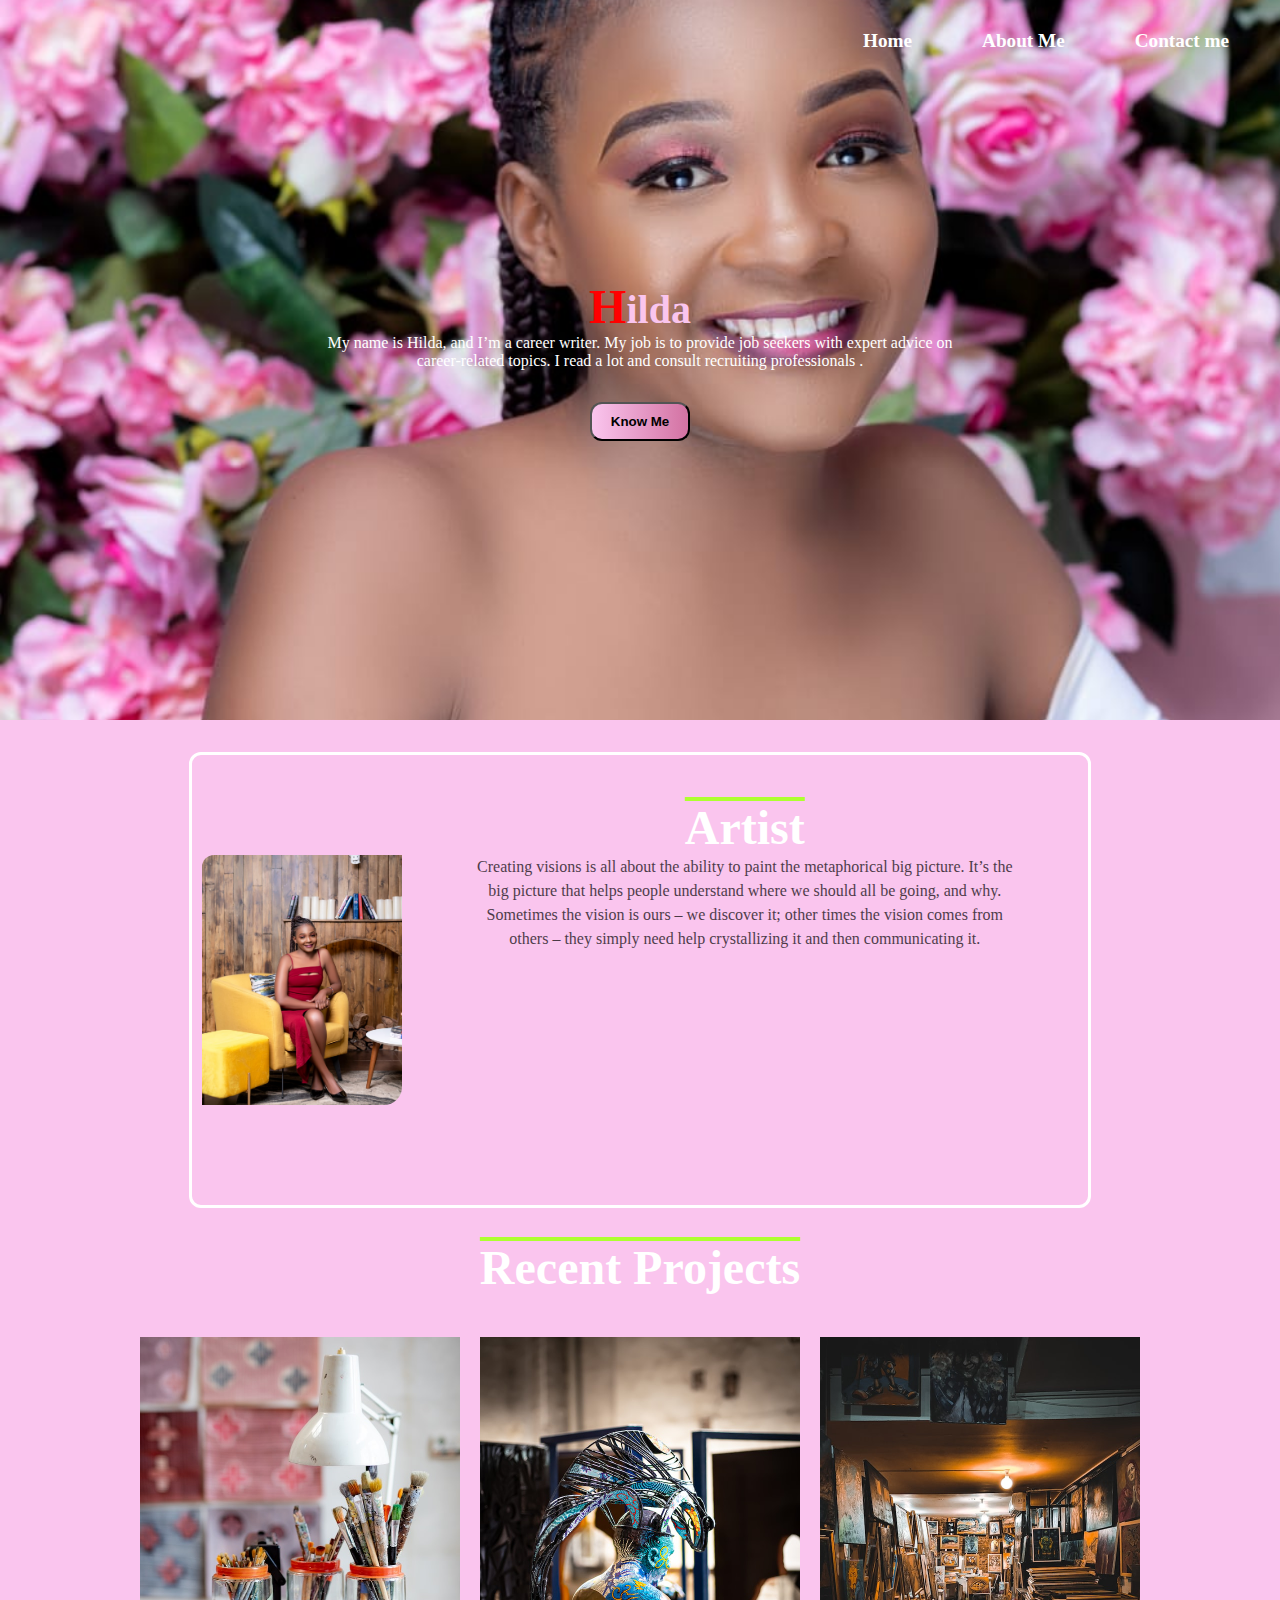
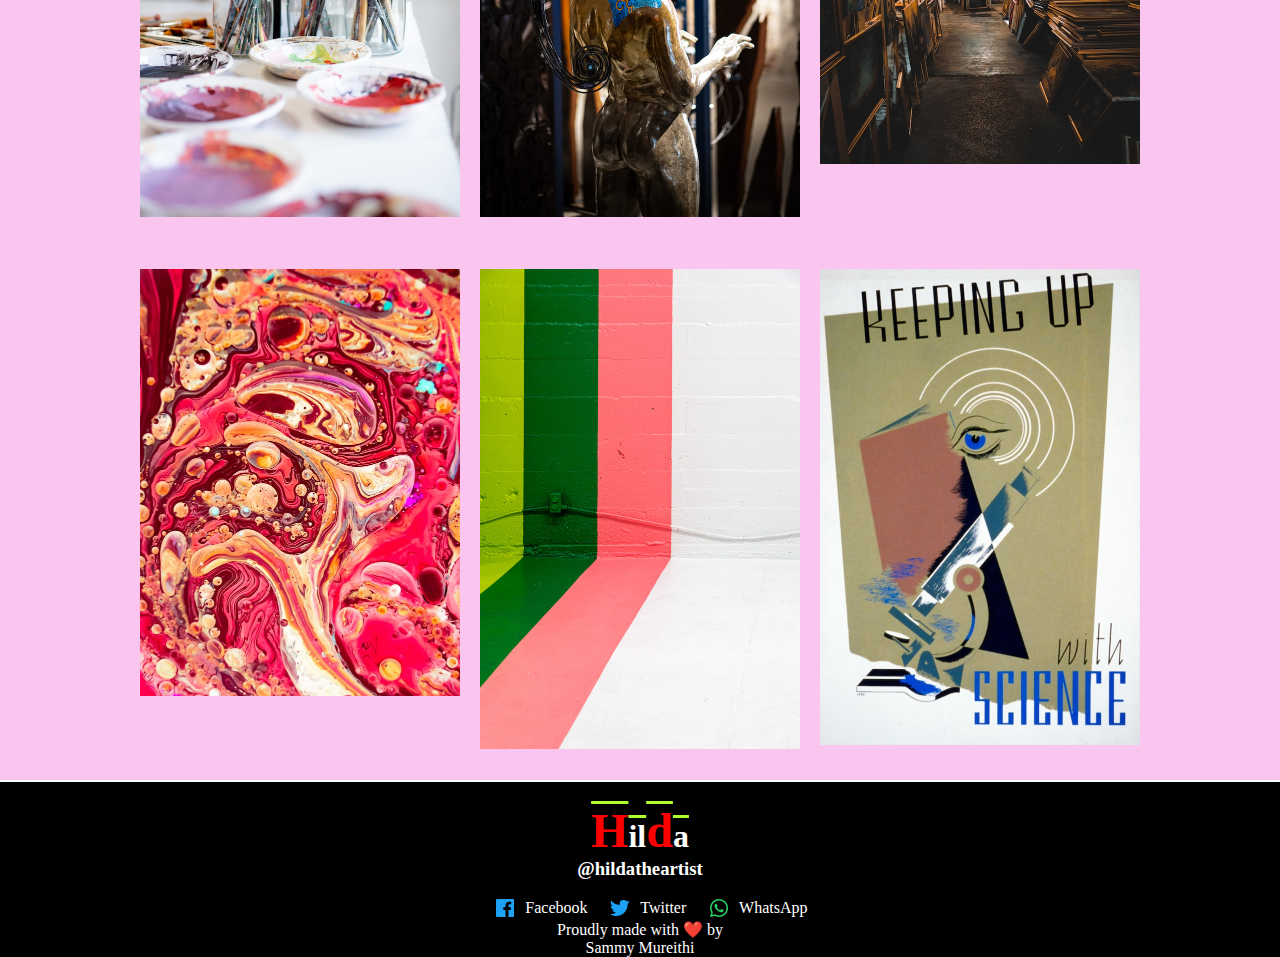
<file: index.html>
<html lang="en">
<head>
    <meta charset="UTF-8">
    <meta http-equiv="X-UA-Compatible" content="IE=edge">
    <link rel="stylesheet" href="styles.css"/>
    <meta name="viewport" content="width=device-width, initial-scale=1.0">
    <title>Document</title>
</head>
<body>
    <header class="header">
        <div class="headerContent">
            <nav>
                <img src="images/Me.png" class="menu"/>
                <ul class="nav largerNav">
                    <li><a href="index.html">Home</a></li>
                    <li><a href="About.html">About Me </a></li>
                    <li><a href="ContactUs.html">Contact me</a></li>
                </ul>
            </nav>
            <div class="intoduction">
                <h1><span>H</span>ilda</h1>
                <p>My name is Hilda, and I’m a career writer. My job is to provide job seekers 
                    with expert advice on<br> career-related topics. 
                    I read a lot and consult recruiting professionals .</p>
                     <button>Know Me</button>
            </div>
        </div>
    </header>
    <section>
        <div class="midSection">
            <img src="images/2.jpeg">
            <div class="myProfession">
                <h1>Artist</h1>
                <div class="paragrap">
                <p>Creating visions is all about the ability to paint the metaphorical big picture.  It’s the big picture that helps people understand where we should all be going, and why.  Sometimes the vision is ours – we 
                    discover it; other times the vision comes from others – they simply need help crystallizing it and then communicating 
                    it.</p>
                </div>
            </div>
        </div>
    </section>
    <section class="projects">
        <h1>Recent Projects </h1>
        <div class="projo">
            <div class="project">
                <img src="images/p (2).jpg"/>
                <div class="project-description">
                    <h1>Vision Light</h1>
                    <p>Creating visions is all about the ability to paint the metaphorical big picture. 
                         It’s the big picture that helps people understand where we should all be going, and why. 
                         </p>
                </div>
            </div>
            <div class="project">
                <img src="images/p (3).jpg"/>
                <div class="project-description">
                    <h1>Beauty Ink</h1>
                    <p>Creating visions is all about the ability to paint the metaphorical big picture. 
                         It’s the big picture that helps people understand where we should all be going, and why. 
                         </p>
                </div>
            </div>
            <div class="project">
                <img src="images/p (4).jpg"/>
                <div class="project-description">
                    <h1>Library </h1>
                    <p>Creating visions is all about the ability to paint the metaphorical big picture. 
                         It’s the big picture that helps people understand where we should all be going, and why. 
                         </p>
                </div>
            </div>
            <div class="project">
                <img src="images/p.jpg"/>
                <div class="project-description">
                    <h1>Kids Wall </h1>
                    <p>Creating visions is all about the ability to paint the metaphorical big picture. 
                         It’s the big picture that helps people understand where we should all be going, and why. 
                         </p>
                </div>
            </div>
            <div class="project">
                <img src="images/pr (2).jpg"/>
                <div class="project-description">
                    <h1>Reflected Wall </h1>
                    <p>Creating visions is all about the ability to paint the metaphorical big picture. 
                         It’s the big picture that helps people understand where we should all be going, and why. 
                         </p>
                </div>
            </div>
            <div class="project">
                <img src="images/pr.jpg"/>
                <div class="project-description">
                    <h1>Chat Box </h1>
                    <p>Creating visions is all about the ability to paint the metaphorical big picture. 
                         It’s the big picture that helps people understand where we should all be going, and why. 
                         </p>
                </div>
            </div>
        </div>
    </section>
    <footer>
        <div class="footerContent">
            <h1><span>H</span>il<span>d</span>a</h1>
            <h3>@hildatheartist</h3>
            <div class="sociaMedias">
                <div class="socialMedia">
                    <img src="images/t (2).png"/>
                    <p>Facebook</p>
                </div>
                <div class="socialMedia">
                    <img src="images/t (1).png"/>
                    <p>Twitter</p>
                </div>
                <div class="socialMedia">
                    <img src="images/app.png"/>
                    <p>WhatsApp</p>
                </div>
        </div>
        </div>
        <p>Proudly made with ❤️ by <br> Sammy Mureithi</p>
    </footer>
</body>
<script src="index.js"></script>
</html>
</file>
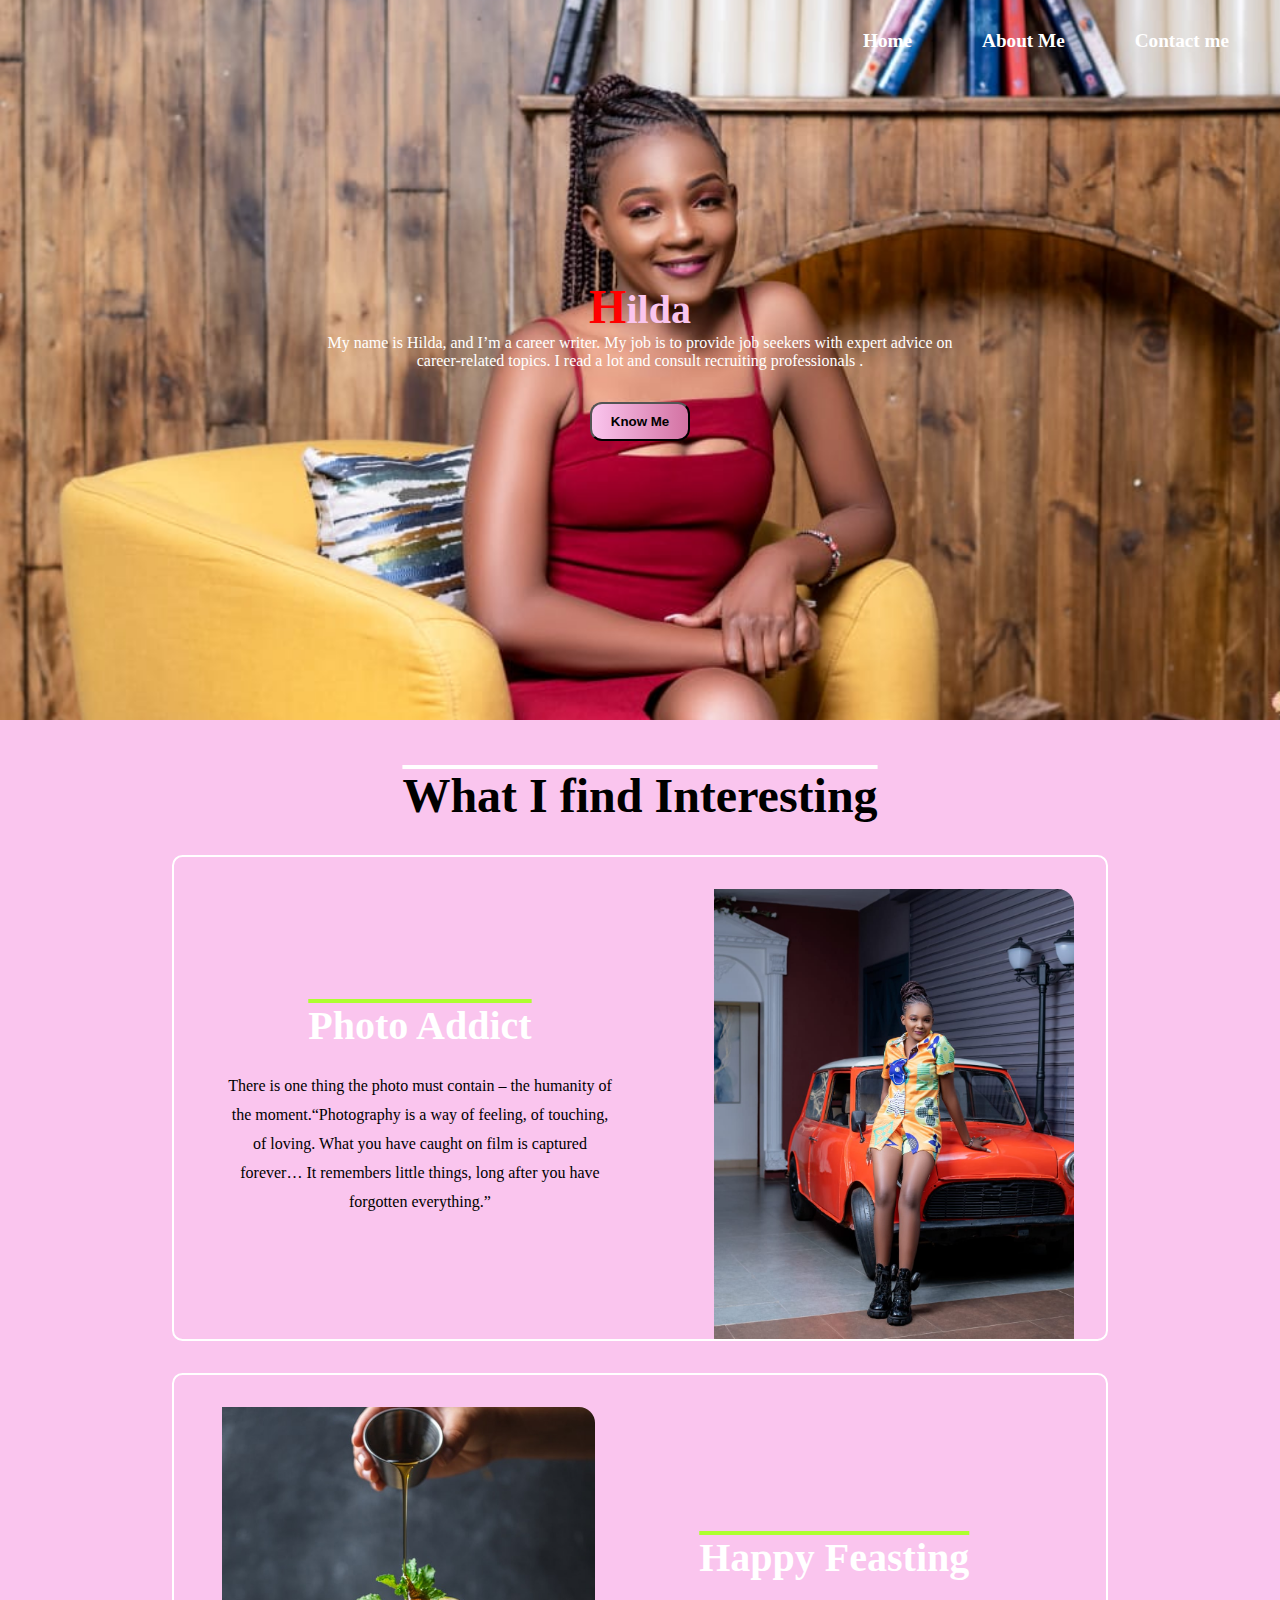
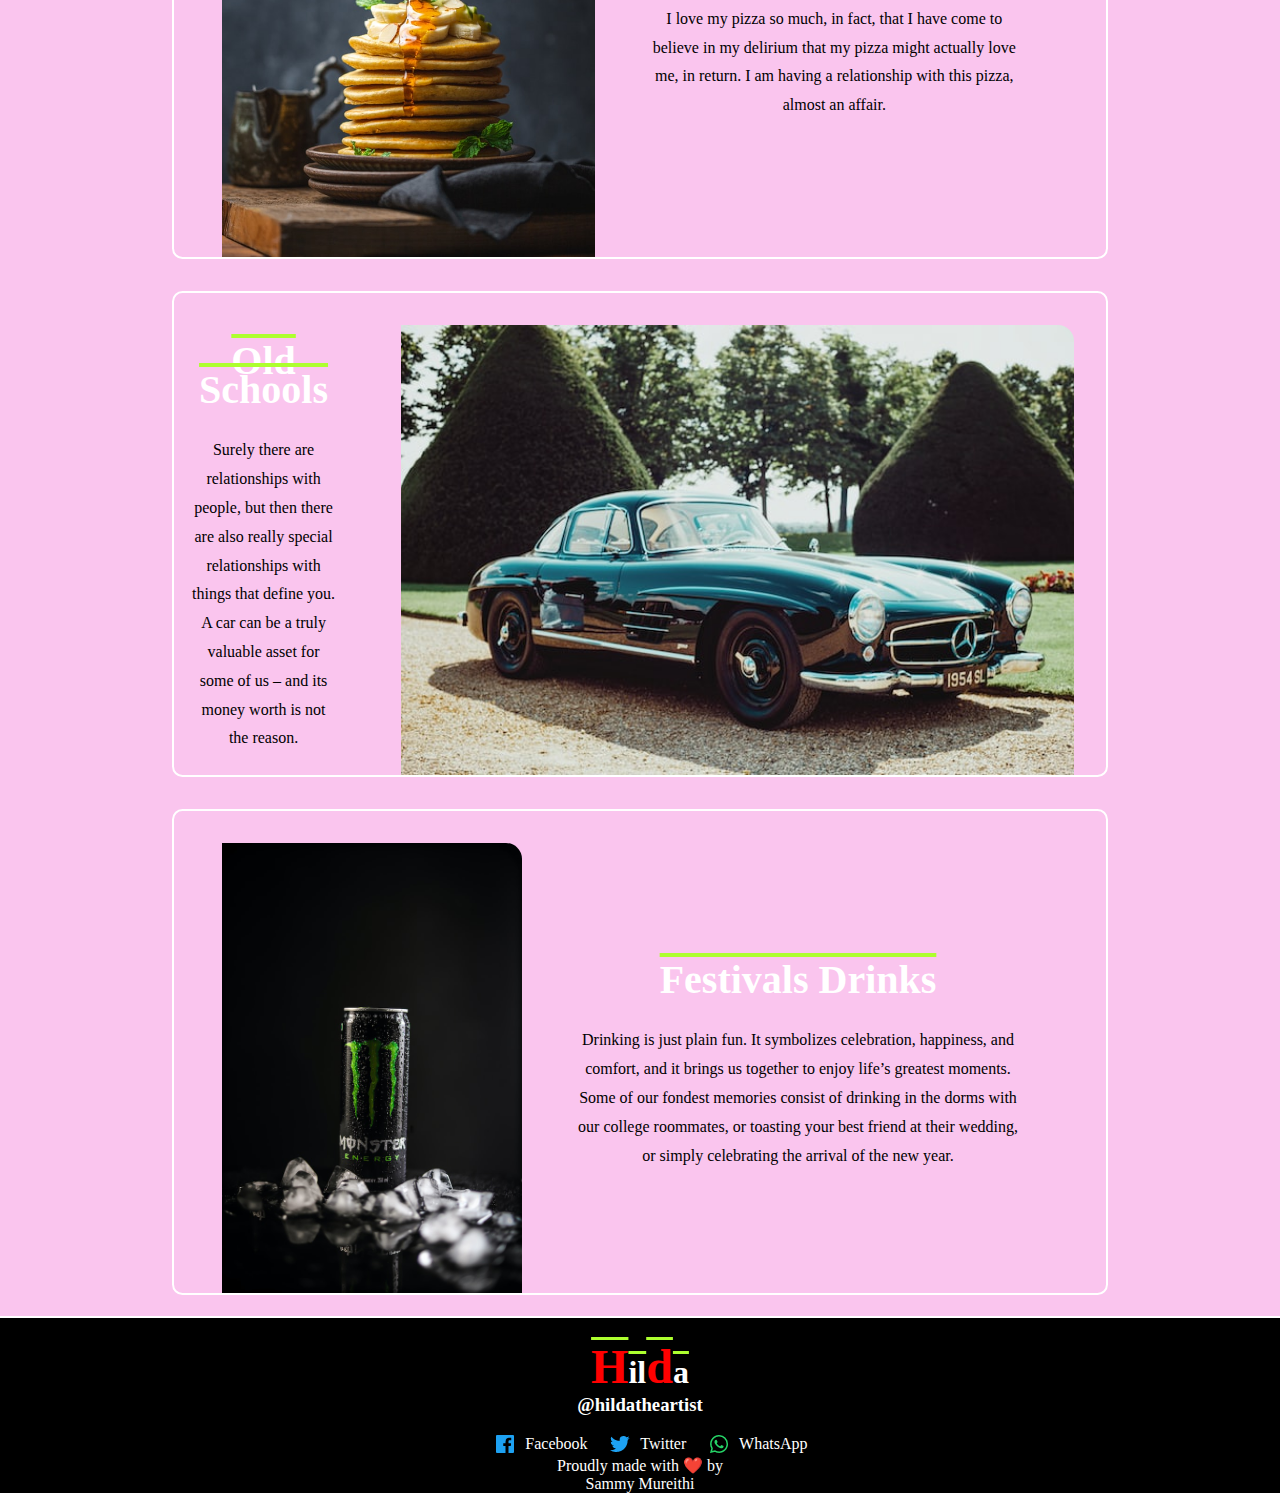
<file: About.html>
<html lang="en">
<head>
    <meta charset="UTF-8">
    <meta http-equiv="X-UA-Compatible" content="IE=edge">
    <link rel="stylesheet" href="styles.css"/>
    <meta name="viewport" content="width=device-width, initial-scale=1.0">
    <title>Document</title>
</head>
<body>
    <header class="header">
        <div class="headerContent aboutP">
            <nav>
                <img src="images/Me.png" class="menu"/>
                <ul class="nav largerNav">
                    <li><a href="index.html">Home</a></li>
                    <li><a href="About.html">About Me </a></li>
                    <li><a href="ContactUs.html">Contact me</a></li>
                </ul>
            </nav>
            <div class="intoduction">
                <h1><span>H</span>ilda</h1>
                <p>My name is Hilda, and I’m a career writer. My job is to provide job seekers 
                    with expert advice on<br> career-related topics. 
                    I read a lot and consult recruiting professionals .</p>
                     <button>Know Me</button>
            </div>
        </div>
    </header>
    <main>
        <section class="myFavarites">
            <h1>What I find Interesting</h1>
            <div class="PhotoAddict">
                <div class="photoTestimonial">
                    <h1>Photo Addict</h1>
                    <p>There is one thing the photo must contain – the humanity of the moment.“Photography is
                         a way of feeling, of touching, of loving. What you have caught on film is captured forever… 
                        It remembers little things, long after you have forgotten everything.”</p>
                </div>
                <img src="images/fav.jpeg"/>
            </div>
            <div class="PhotoAddict">
                <img src="images/food.jpg"/>
                <div class="photoTestimonial">
                    <h1>Happy Feasting</h1>
                    <p>I love my pizza so much, in fact, that I have come to believe in my
                         delirium that my pizza might actually love me, in return. I am having a 
                         relationship with this pizza, almost an affair.</p>
                </div>
            </div>
            <div class="PhotoAddict">
                <div class="photoTestimonial">
                    <h1>Old Schools</h1>
                    <p>Surely there are relationships with people, but then there are also really special relationships with
                         things that define you. A car can be a truly valuable asset for some of us – and its money worth is 
                         not the reason.</p>
                </div>
                <img src="images/cars.jpg"/>
            </div>
            <div class="PhotoAddict">
                <img src="images/M.jpg"/>
                <div class="photoTestimonial">
                    <h1>Festivals Drinks</h1>
                    <p>Drinking is just plain fun. It symbolizes celebration, happiness, and comfort, and it brings us together to enjoy
                         life’s greatest moments. Some of our fondest memories consist of drinking in the dorms with
                         our college roommates, or toasting your best friend at their wedding, or simply celebrating the arrival 
                         of the new year.</p>
                </div>
            </div>
        </section>
    </main>
    <footer>
        <div class="footerContent">
            <h1><span>H</span>il<span>d</span>a</h1>
            <h3>@hildatheartist</h3>
            <div class="sociaMedias">
                <div class="socialMedia">
                    <img src="images/t (2).png"/>
                    <p>Facebook</p>
                </div>
                <div class="socialMedia">
                    <img src="images/t (1).png"/>
                    <p>Twitter</p>
                </div>
                <div class="socialMedia">
                    <img src="images/app.png"/>
                    <p>WhatsApp</p>
                </div>
        </div>
        </div>
        <p>Proudly made with ❤️ by <br> Sammy Mureithi</p>
    </footer>
</body>
<script src="index.js"></script>
</html>
</file>
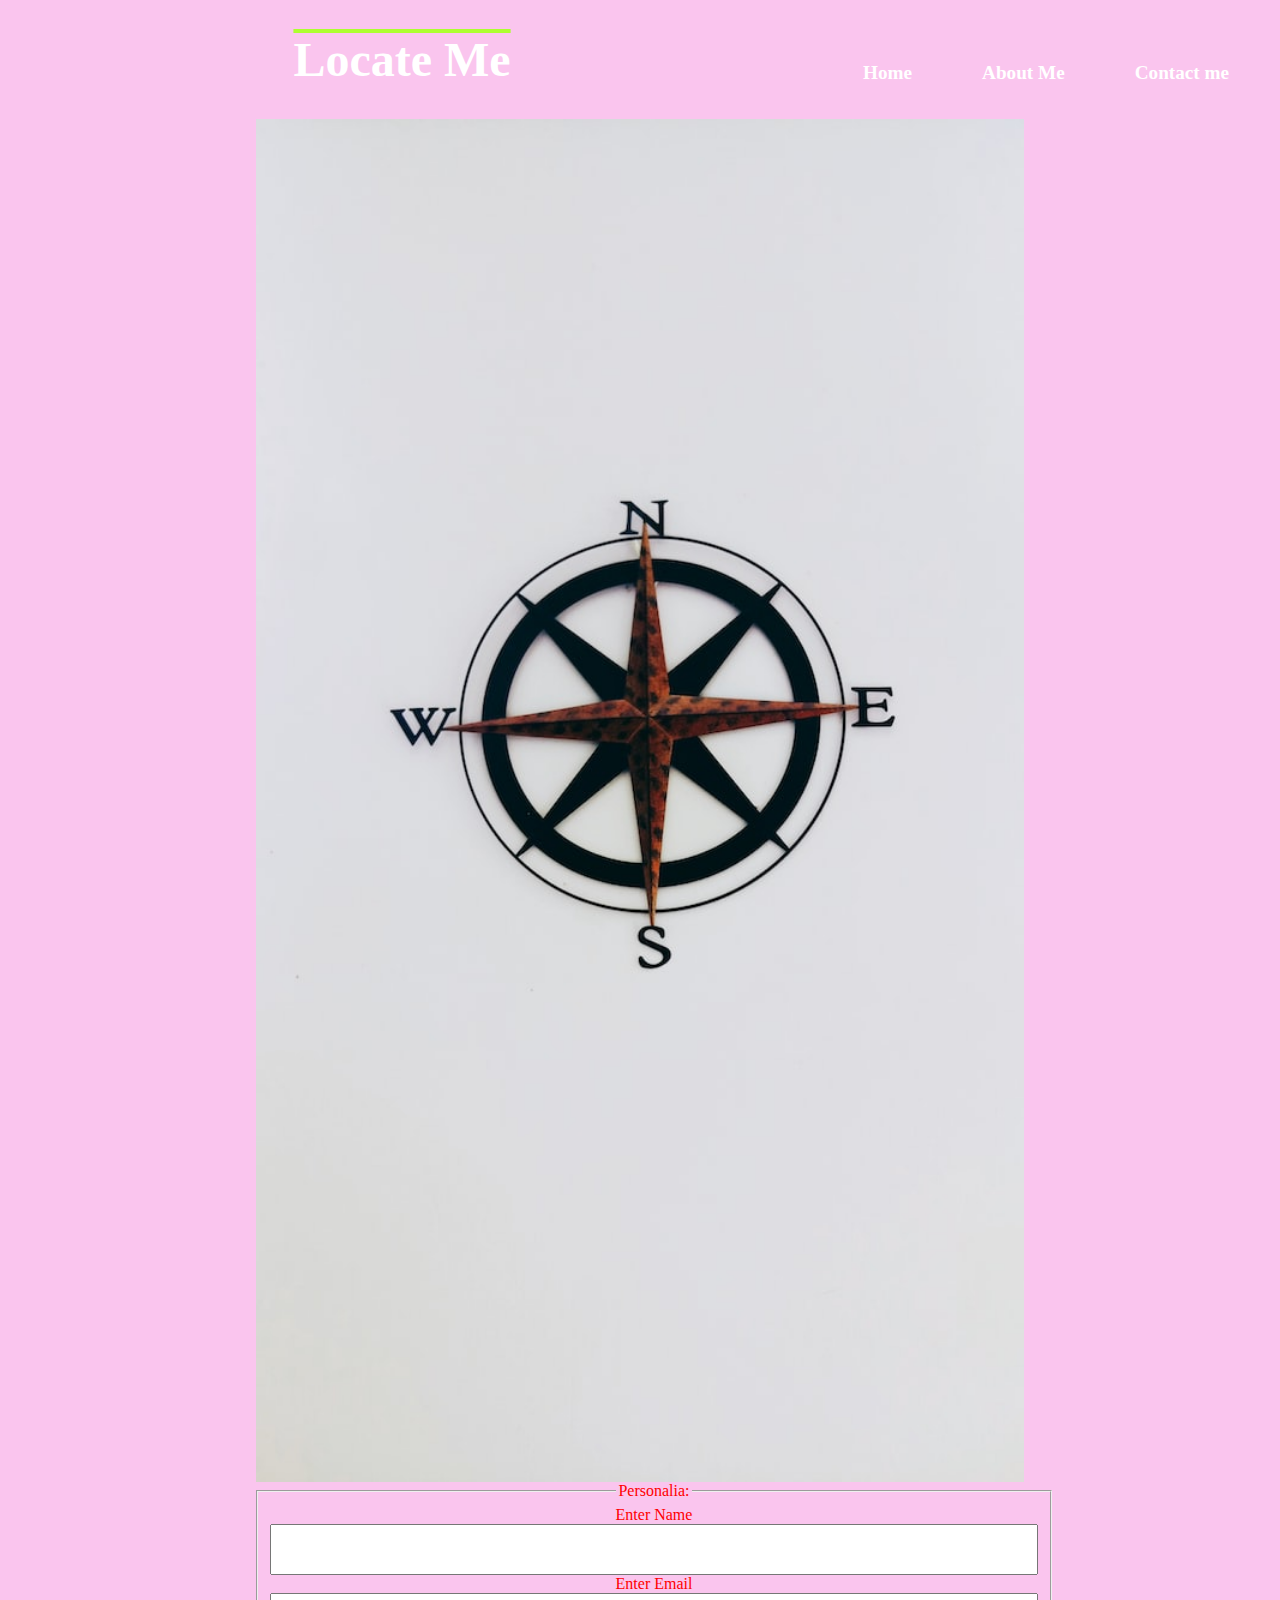
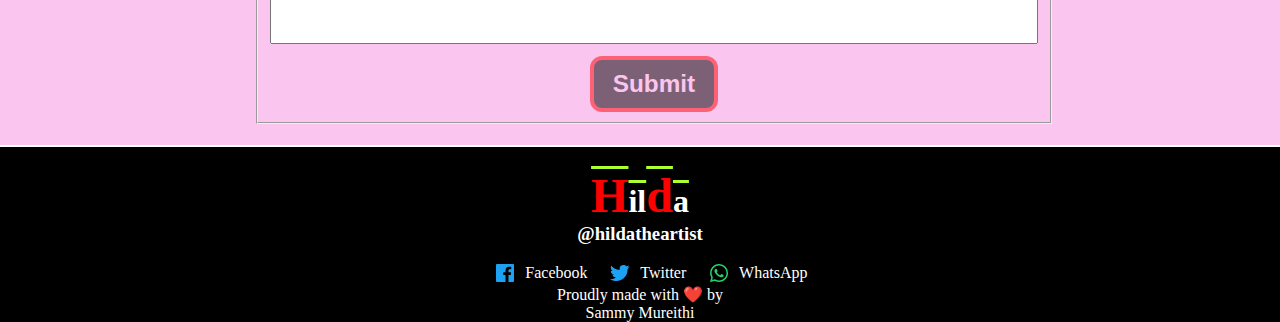
<file: ContactUs.html>
<html lang="en">
<head>
    <meta charset="UTF-8">
    <meta http-equiv="X-UA-Compatible" content="IE=edge">
    <meta name="viewport" content="width=device-width, initial-scale=1.0">
    <link rel="stylesheet" href="styles.css"/>
    <title>Document</title>
</head>
<body>
    <header >
        <div class=" ContactUs">
            <nav>
                <img src="images/Me.png" class="menu"/>
                <ul class="nav largerNav">
                    <li><a href="index.html">Home</a></li>
                    <li><a href="About.html">About Me </a></li>
                    <li><a href="ContactUs.html">Contact me</a></li>
                </ul>
            </nav>
           
        </div>
    </header>
    <main class="Contact">
        <h1>Locate Me</h1>
        <img src="images/compass.jpg"/>
        <div class="myForm">
            <form>
                <fieldset>
                    <legend>Personalia:</legend>
                    <label for="name">Enter Name</label>
                    <input type="text" id="name" name="name">
                    <label for="name">Enter Email</label>
                    <input type="email" id="name" name="name">
                    <button type="submit">Submit</button>
                </fieldset>
            </form>
            
        </div>
    </main>
    <footer>
        <div class="footerContent">
            <h1><span>H</span>il<span>d</span>a</h1>
            <h3>@hildatheartist</h3>
            <div class="sociaMedias">
                <div class="socialMedia">
                    <img src="images/t (2).png"/>
                    <p>Facebook</p>
                </div>
                <div class="socialMedia">
                    <img src="images/t (1).png"/>
                    <p>Twitter</p>
                </div>
                <div class="socialMedia">
                    <img src="images/app.png"/>
                    <p>WhatsApp</p>
                </div>
        </div>
        </div>
        <p>Proudly made with ❤️ by <br> Sammy Mureithi</p>
    </footer>
</body>
<script src="index.js"></script>
</html>
</file>
<file: styles.css>
*{
    margin:  0px ;
}
body{
    background-color: #fac5ee;
}
.header{
    width: 100%;
    height: 80vh;
    background-color: #fac5ee;
}

.headerContent{
    position: relative;
    background-image: url("images/1.jpeg");
    height: 100%;
    background-repeat: no-repeat;
    background-position: top center;
    background-size: cover;
    background-attachment: fixed;
}


nav{
    background-color:rgba(250,197,238,255) ;
    opacity: 0.5;
}
.nav{
    display: none;
}
.nav li{
    list-style: none;
    display: flex;
    
}
.nav li a{
   padding: 10px 19px;
   text-decoration: none;
   color: black;
   font-weight: 800;
   font-size: 1.2rem;
}
.menu{
    float: right;
    margin-right: 1.5rem;
}
.intoduction{
    width: 80%;
    position: absolute;
    top: 50%;
    left: 50%;
    transform: translate(-50%, -50%);
    text-align: center;
}
span{
    font-size: 3rem;
    color: red;
    font-weight:700;
}
.intoduction h1{
    color: rgba(250,197,238,255) ;
    font-weight: 600;
    font-size: 2.5rem;
}
.intoduction p{
    color: white;
   
}
.intoduction button{
    margin-top: 2rem;
    padding: 0.625rem 1.1875rem;
    border-radius: 0.75rem;
    font-weight: 600;
    background: linear-gradient(to right, #fac5ee 0%, #d372a2 100%)
}
.midSection{
    margin: 0px auto;
    display:flex;
    flex-direction: column;
    height: fit-content;
    width: 80vw;
    margin-top: 2rem;
    border: solid white 3px;
    border-radius: 12px;
}
.midSection img{
   align-self: center;
    width: 80vw;
    margin-left: 0.6em;
    max-width: 200px;
    text-align: center;
    border-top-left-radius: 12px;
    border-bottom-right-radius: 18px;
}
.myProfession{
   text-align: center;
}
.myProfession h1 ,.projects>h1{
    font-size: 3rem;
    color: white;
    text-decoration: overline solid greenyellow;
}
.paragrap p{
    line-height: 1.5em;
    width: 70vw;
    max-width: 60vw;
    margin: 0px auto;
    
}
.paragrap{
    background-color: #fac5ee;
    opacity: 0.7;
}
.projects{
    margin-top: 2rem;
   text-align: center;
}
.project{
    position: relative;
    display: flex;
    flex-direction: column;
   align-items: center;
}
.project img{
    width: 90%;
    margin-top: 2rem;
}
.visibleProject> h1{
    margin: 0px auto;
    margin-top: 0.625rem;
    background-color: white;
    width: fit-content;
    border-radius: 12px;
    padding: 8px 10px;
}
.invisibleProject> h1{
    margin: 0px auto;
    margin-top: 0.625rem;
    background-color: white;
    width: fit-content;
    border-radius: 12px;
    padding: 8px 10px;
}

.project-description p{
    width: 80%;
    line-height: 1.5rem;
    margin: 0px auto;
}
footer{
    margin-top: 1.3rem;
    height: fit-content;
    color: white;
    background-color: black;
   border-top: solid 2px white;
}
.footerContent{
    padding-top: 1.3rem;
}
.footerContent h3{
    text-align: center;
}
.socialMedia{
   justify-content: center;
    margin-top: 1.0rem;
    display: flex;
    align-items: center;
    margin-left: 1.3rem;
}
.socialMedia img{
    margin-right: .5rem;
}
footer p{
    text-align: center;
}
.footerContent h1{
    text-align: center;
    color: white;
}
.aboutP{
    position: relative;
    background-image: url("images/2.jpeg");
    height: 100%;
    background-repeat: no-repeat;
    background-position: center;
    background-size: cover; 
}
.PhotoAddict{
    display: flex;
    flex-direction: column;
    border-radius: 0.654rem;
    border: solid white 0.15rem;
    margin-top: 1rem;
    text-align: center;
    line-height: 1.8rem;
    padding-top: 2rem;
    width: 90vw;
    margin:2rem  auto auto;
}
.photoTestimonial h1{
font-size: 2.5rem;
color: white;
text-decoration: overline solid greenyellow;
margin-bottom: 2rem;
}
@media only screen and (max-width: 370px) {
    .photoTestimonial h1{
        text-decoration: none;
        padding: 20px;
    }  
}

.photoTestimonial p{
    max-width: 80%;
    margin: 0px auto;
    
}
.PhotoAddict img{
    width: 80%;
    margin: 0px auto;
    padding-bottom: 3rem;
    border-radius: 1rem;
}
.myFavarites>h1{
    margin-top: 3rem;
    text-align: center;
    font-size: 3rem;
    font-weight: 700;
    color: black;
    text-decoration: overline solid white;
    margin-bottom: 2rem;
}
.ContactUs{
    background: none;
}
.Contact{
  text-align: center;
}
.Contact h1{
    margin-top: 2rem;
    font-size: 3rem;
    color: white;
    text-decoration: overline solid greenyellow;
    margin-bottom: 2rem;
}
.Contact img{
    width: 60vw;
}
.myForm{
    display: flex;
    flex-direction: column;
    margin: 0px auto;
    width: 60vw;
    color: red;
}
.myForm input{
  
    width: 60vw;
    height: 4vw;
    min-height: 30px;
}
.myForm button{
    margin-top: 12px;
    padding: 10px 19px;
    width: fit-content;
    border: solid red 4px;
    border-radius: 12px;
    font-size: 1.52rem;
    font-weight: 700;
    background-color: black;
    opacity: 0.5;
    color: #fac5ee;

}
@media only screen and (min-width: 768px) {
    .Contact{
        text-align: center;
    }

    .headerContent{
        background: url("images/1.jpeg") no-repeat center center fixed; 
        -webkit-background-size: cover;
        -moz-background-size: cover;
        -o-background-size: cover;
        background-size: cover;
        background-color: #fac5ee;
        max-width: 1800px;
        margin: 0px auto;
        background-attachment: fixed;
       
    }
    
    nav{
        float: right;
        background:none;
        opacity: 1;
    }
    nav img{
        display: none;
    }
    .largerNav{
        display: flex;
        margin-top: 20px;
    }
    .largerNav ul{
        display:none;
        flex-direction: row;
    }
    .largerNav li a{
        margin-right: 2rem;
        color: white;
    
    }
    .hover{
        padding: 10px 19px;
        background-color: greenyellow;
        margin-right: 2rem;
        color: white; 
        text-align: center; 
        border-radius: 12px;
    }
    .midSection{
        margin: 0px auto;
        width: 70vw;
        display:flex;
        flex-direction: row;
        height: 50vh;
        margin-top: 2rem;
        border: solid white 3px;
    }
    .myProfession{
        align-items: center;
        margin-top: 5%;
       
    }
    .paragrap p{
        width: 80%;
    }
    .projo{
        display: flex;
        flex-wrap: wrap;
       max-width: 1500px;
       justify-content: center;
       height: fit-content;
    }
    .project{
        display: relative;
        width: 25%;
        padding: 10px;
    }
    .project img{
        width: 100%;
        min-height: 50%;
    }
    .project-description {
        position: absolute;
        top: 50%;
        left: 50%;
        transform: translate(-50%, -50%);
        width: 100%;
        text-align: center;
        font-size: 18px;
        background-color: #fac5ee;
        opacity: 0.5;
        display: none;
    }
    .invisibleProject{
        display: none;
    }
    .visibleProject{
        position: absolute;
        top: 50%;
        left: 50%;
        transform: translate(-50%, -50%);
        width: 100%;
        text-align: center;
        font-size: 18px;
        background-color: #fac5ee;
        opacity: 0.5;
        display: block;
    }
    .project-description h1{
        color: white;
        background-color: black;
    }
    .projects>h1{
        color: white;
        font-size: 3rem;
        font-weight: 700;
        text-decoration: overline solid greenyellow;
    }
    .footerContent{
        display: flex;
        flex-direction: column;
    }
    .footerContent h1{
        text-decoration: overline solid greenyellow;
    }
    .sociaMedias{
        display: flex;
        flex-direction: row;
       justify-content: center;
    }
    .aboutP{
        position: relative;
        background-image: url("images/2.jpeg");
        background-color: #cccccc;
        height: 100%;
        background-position: 55% 45%;
        background-repeat: no-repeat;
        background-size: cover;
        background-attachment: fixed;
    }
    .PhotoAddict{
        display: flex;
        flex-direction: row;
        border-radius: 0.654rem;
        border: solid white 0.15rem;
        margin-top: 1rem;
        text-align: center;
        line-height: 1.8rem;
        height: 50vh;
        padding-top: 2rem;
        margin:2rem  auto auto;
        max-width: 900px;
        padding-right: 2rem;
    }
    .PhotoAddict img{
       padding-left: 3rem;
        height: 100%;
   
    }
    .photoTestimonial{
        justify-content: center;
        align-self: center;
    }
}
</file>
